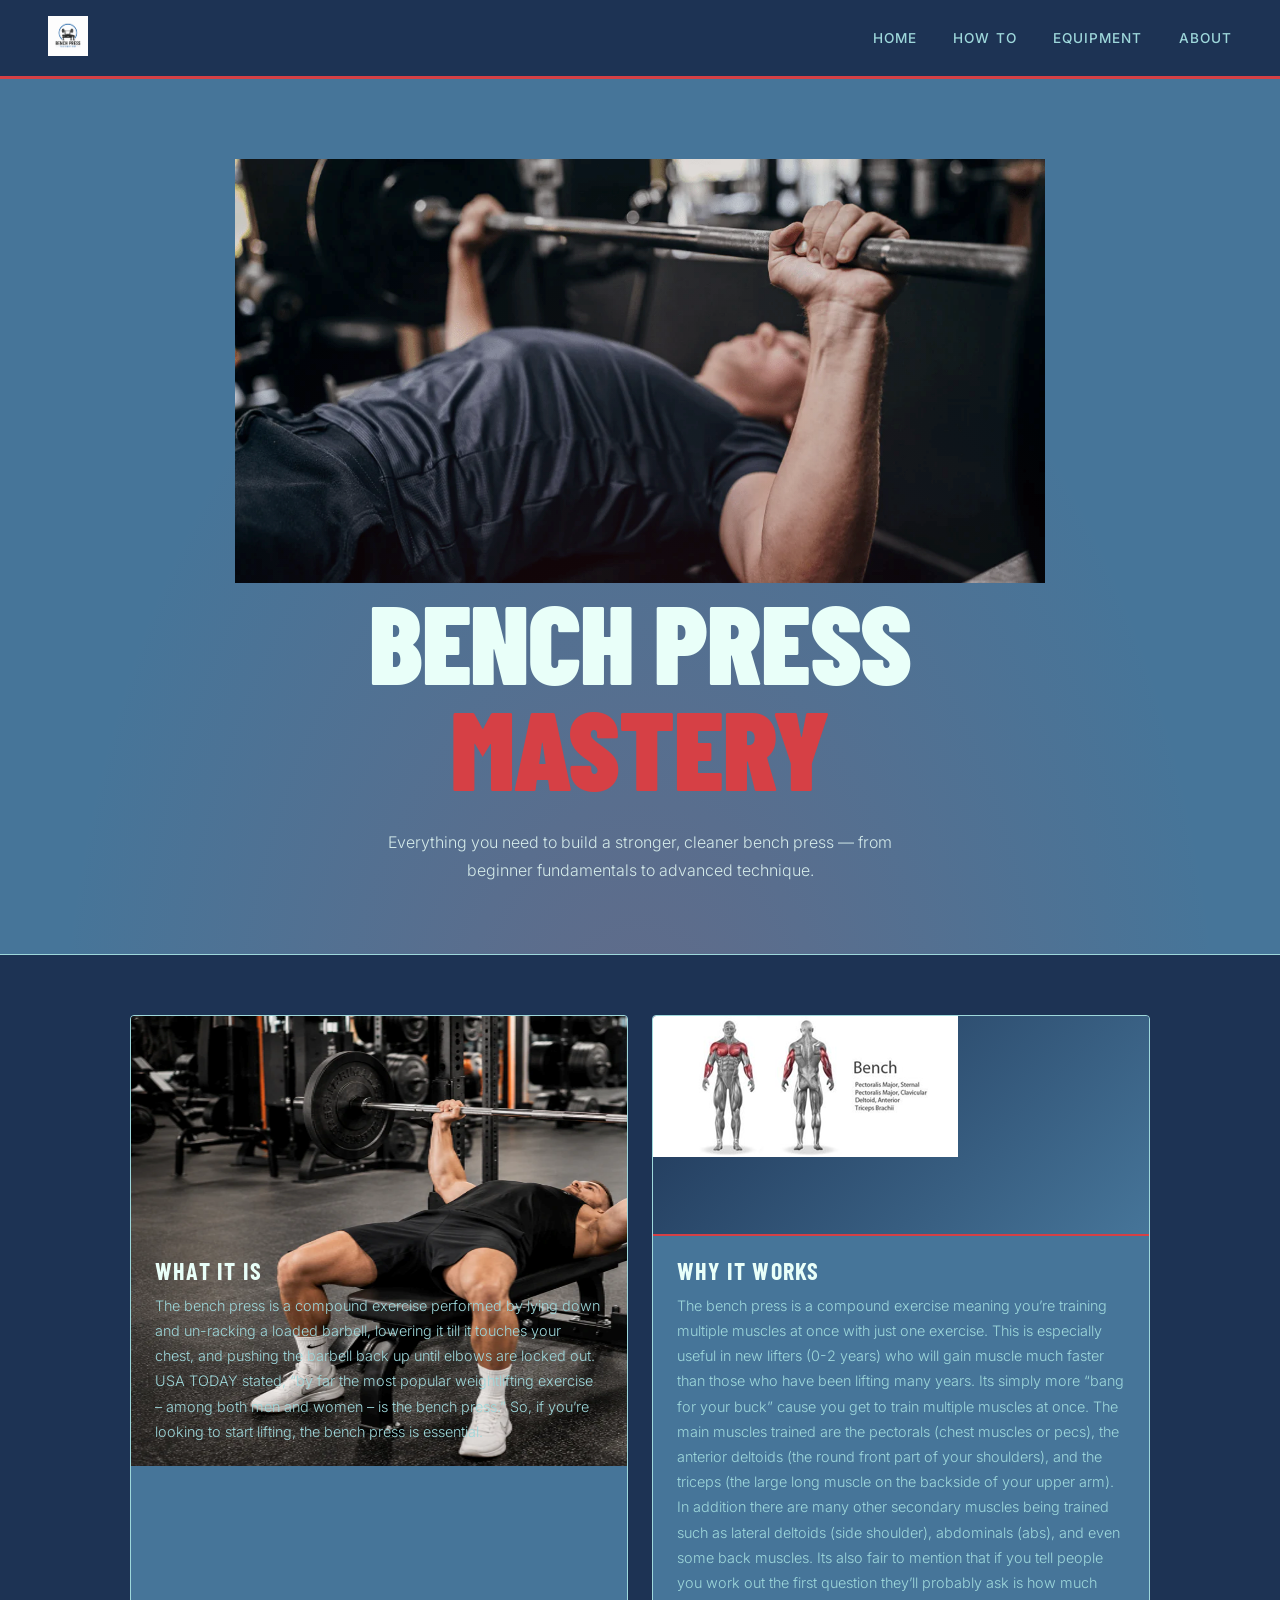
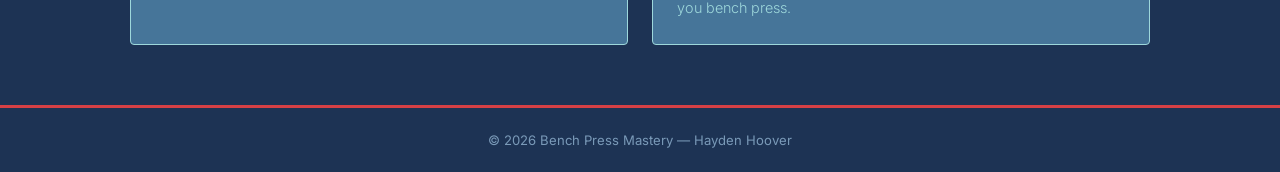
<file: index.html>
<!DOCTYPE html>
<html lang="en">
<head>
    <meta charset="UTF-8">
    <meta name="viewport" content="width=device-width, initial-scale=1.0">
    <title>Document</title>
    <link rel="stylesheet" href="styles/styles.css">
</head>

<div class="wrapper">
<header>
    <a id="logo_link" href="index.html">
            <img class="logo" src="images/hoover-logo.png" alt="Projects Logo" width="170">
        </a>

     <nav class="navigation">
            <a href="index.html">Home</a>
            <a href="howto.html">How to</a>
            <a href="equip.html">Equipment</a>
            <a href="about.html">About</a>
        </nav>
    </header>

<body>


    <section class="hero"><img src="images/hero1.png" alt="hero #1">
        <h1>Bench Press<br><span>Mastery</span></h1>
        <p class="hero-sub">Everything you need to build a stronger, cleaner bench press — from beginner fundamentals to advanced technique.</p>
    </section>

    <section class="two-col">

        <div class="col-card">
            <div class="card-img img1">  <img src="images/img1.png" alt="Image #1">
            </div>
            <h3>What It Is</h3>
            <p>The bench press is a compound exercise performed by lying down and un-racking a loaded barbell,
                 lowering it till it touches your chest, and pushing the barbell back up until elbows are locked out.
                  USA TODAY stated, “by far the most popular weightlifting exercise – among both men and women – is the bench press.” 
                  So, if you’re looking to start lifting, the bench press is essential. 
                </p>
        </div>

        <div class="col-card">
            <div class="card-img img2"> <img src="images/img2.png" alt="Image #2"></div>
            <h3>Why It Works</h3>
            <p>The bench press is a compound exercise meaning you’re training multiple muscles at once with just one exercise. This is especially useful in new lifters (0-2 years) who will gain muscle much faster than those who have been lifting many years. Its simply more “bang for your buck” cause you get to train multiple muscles at once. The main muscles trained are the pectorals (chest muscles or pecs), the anterior deltoids (the round front part of your shoulders), and the triceps (the large long muscle on the backside of your upper arm). In addition there are many other secondary muscles being trained such as lateral deltoids (side shoulder), abdominals (abs), and even some back muscles. Its also fair to mention that if you tell people you work out the first question they’ll probably ask is how much you bench press.

            </p>
        </div>

    </section>


     <footer>
        <p>&copy; 2026 Bench Press Mastery — Hayden Hoover</p>
    </footer>
</body>
</div>
</html>
</file>
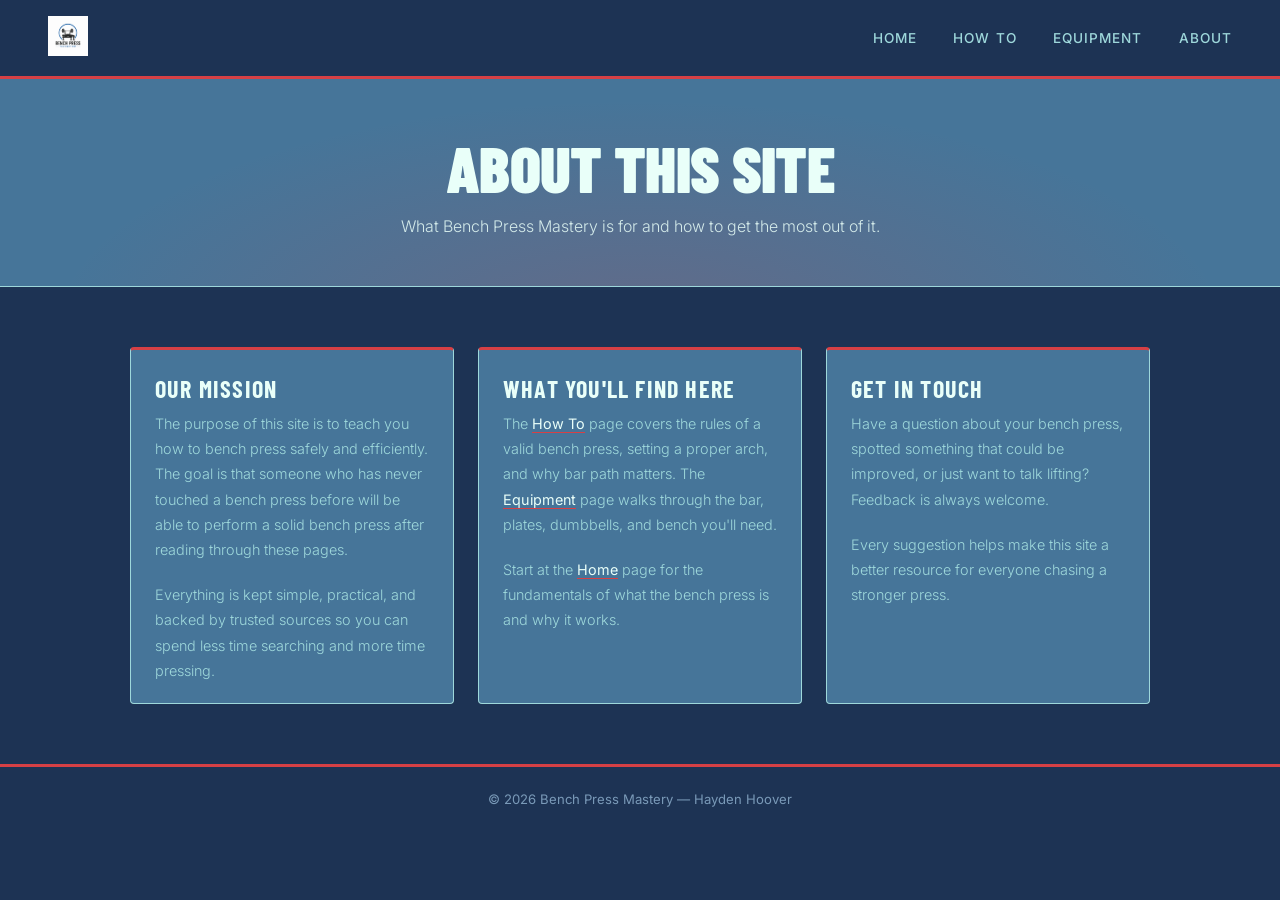
<file: about.html>
<!DOCTYPE html>
<html lang="en">
<head>
    <meta charset="UTF-8">
    <meta name="viewport" content="width=device-width, initial-scale=1.0">
    <title>About — Bench Press Mastery</title>
    <link rel="stylesheet" href="styles/about.css">
</head>

<body>
    <header>
        <a id="logo_link" href="index.html">
            <img class="logo" src="images/hoover-logo.png" alt="Projects Logo" width="170">
        </a>
        <nav class="navigation">
            <a href="index.html">Home</a>
            <a href="howto.html">How To</a>
            <a href="equip.html">Equipment</a>
            <a href="about.html">About</a>
        </nav>
    </header>

    <main>
        <section class="page-hero">
            <h2>About This Site</h2>
            <p>What Bench Press Mastery is for and how to get the most out of it.</p>
        </section>

        <section class="about-grid">

            <div class="about-card">
                <h3>Our Mission</h3>
                <p>The purpose of this site is to teach you how to bench press safely and efficiently.
                    The goal is that someone who has never touched a bench press before will be able
                    to perform a solid bench press after reading through these pages.</p>
                <p>Everything is kept simple, practical, and backed by trusted sources so you can
                    spend less time searching and more time pressing.</p>
            </div>

            <div class="about-card">
                <h3>What You'll Find Here</h3>
                <p>The <a class="inline-link" href="howto.html">How To</a> page covers the rules of a
                    valid bench press, setting a proper arch, and why bar path matters. The
                    <a class="inline-link" href="equip.html">Equipment</a> page walks through the bar,
                    plates, dumbbells, and bench you'll need.</p>
                <p>Start at the <a class="inline-link" href="index.html">Home</a> page for the
                    fundamentals of what the bench press is and why it works.</p>
            </div>

            <div class="about-card">
                <h3>Get In Touch</h3>
                <p>Have a question about your bench press, spotted something that could be improved,
                    or just want to talk lifting? Feedback is always welcome.</p>
                <p>Every suggestion helps make this site a better resource for everyone chasing a
                    stronger press.</p>
            </div>

        </section>
    </main>

    <footer>
        <p>&copy; 2026 Bench Press Mastery — Hayden Hoover</p>
    </footer>
</body>
</html>
</file>
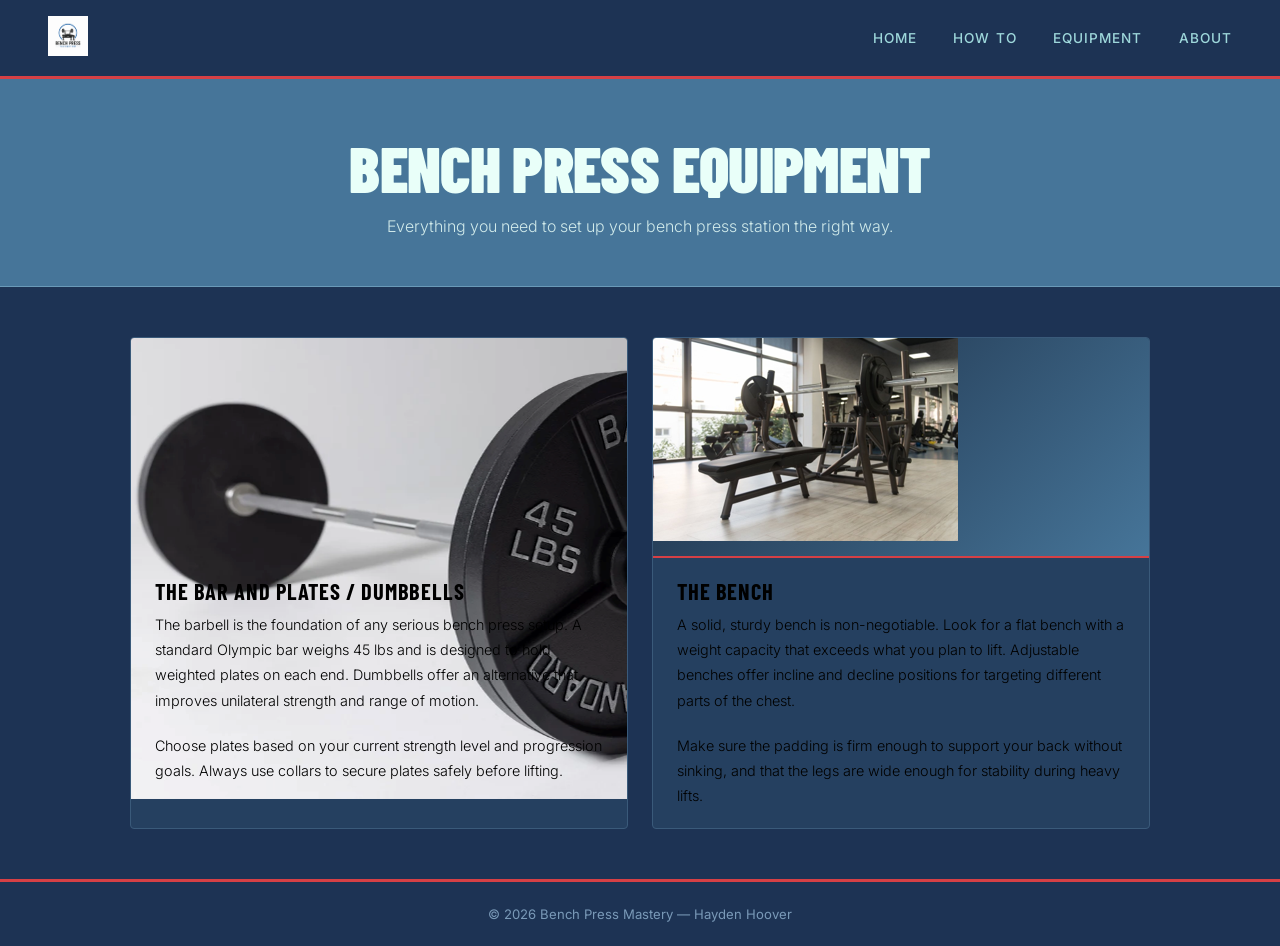
<file: equip.html>
<!DOCTYPE html>
<html lang="en">
<head>
    <meta charset="UTF-8">
    <meta name="viewport" content="width=device-width, initial-scale=1.0">
    <title>Bench Press Equipment</title>
    <link rel="stylesheet" href="styles/equip.css">
</head>

<body>
    <header>
        <a id="logo_link" href="index.html">
            <img class="logo" src="images/hoover-logo.png" alt="Projects Logo" width="170">
        </a>
        <nav class="navigation">
            <a href="index.html">Home</a>
            <a href="howto.html">How To</a>
            <a href="equip.html">Equipment</a>
            <a href="about.html">About</a>
        </nav>
    </header>

    <main>
        <section class="page-hero">
            <h2>Bench Press Equipment</h2>
            <p>Everything you need to set up your bench press station the right way.</p>
        </section>

        <section class="equipment-grid">

            <div class="equip-card">
                <div class="equip-img img5"><img src="images/img5.png" alt="Image #5"></div>
                <h3>The Bar and Plates / Dumbbells</h3>
                <p>The barbell is the foundation of any serious bench press setup. A standard Olympic bar weighs 45 lbs and is designed to hold weighted plates on each end. Dumbbells offer an alternative that improves unilateral strength and range of motion.</p>
                <p>Choose plates based on your current strength level and progression goals. Always use collars to secure plates safely before lifting.</p>
            </div>

            <div class="equip-card">
                <div class="equip-img img6"><img src="images/img6.png" alt="Image #6"></div>
                <h3>The Bench</h3>
                <p>A solid, sturdy bench is non-negotiable. Look for a flat bench with a weight capacity that exceeds what you plan to lift. Adjustable benches offer incline and decline positions for targeting different parts of the chest.</p>
                <p>Make sure the padding is firm enough to support your back without sinking, and that the legs are wide enough for stability during heavy lifts.</p>
            </div>

        </section>
    </main>

    <footer>
        <p>&copy; 2026 Bench Press Mastery — Hayden Hoover</p>
    </footer>
</body>
</html>
</file>
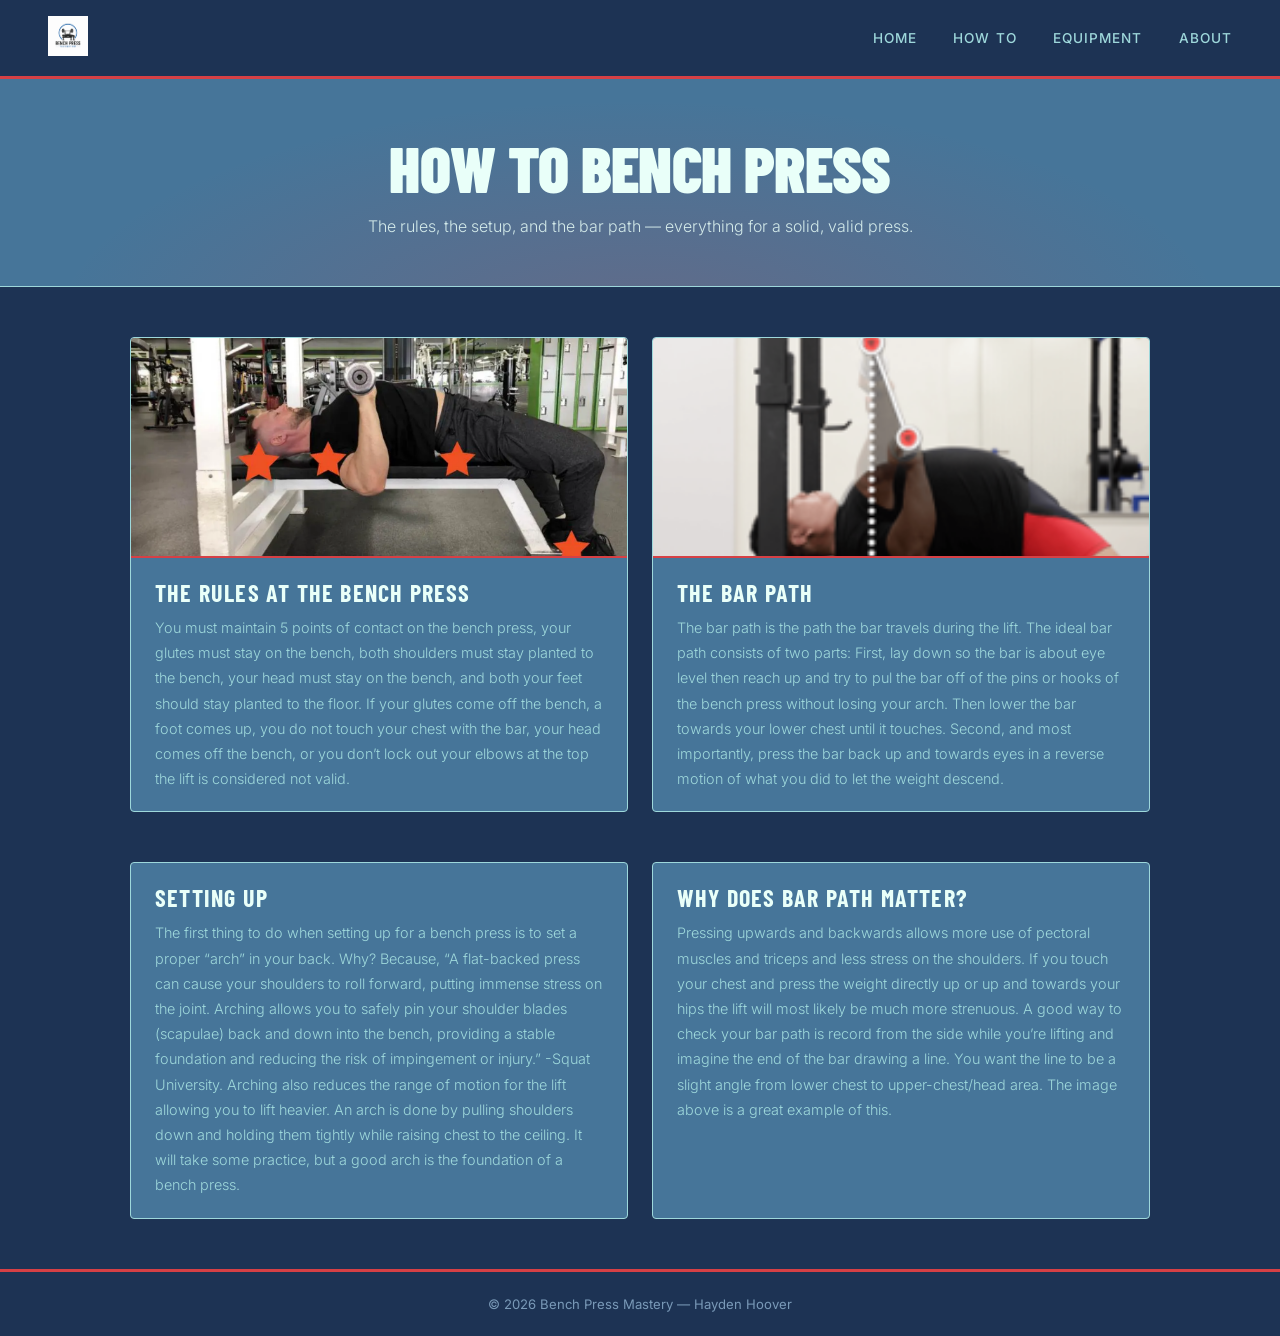
<file: howto.html>
<!DOCTYPE html>
<html lang="en">
<head>
    <meta charset="UTF-8">
    <meta name="viewport" content="width=device-width, initial-scale=1.0">
        <link rel="stylesheet" href="styles/howto.css">
    <title>How to page</title>
</head>



<body>

<header>
    <a id="logo_link" href="index.html">
        <img class="logo" src="images/hoover-logo.png" alt="Projects Logo" width="170">
    </a>

    <nav class="navigation">
        <a href="index.html">Home</a>
        <a href="howto.html">How to</a>
        <a href="equip.html">Equipment</a>
        <a href="about.html">About</a>
    </nav>
</header>

<main>
    <section class="page-hero">
        <h2>How To Bench Press</h2>
        <p>The rules, the setup, and the bar path — everything for a solid, valid press.</p>
    </section>

    <section class="howto-grid">
        <div class="howto-card">
            <img src="images/img3.png" alt="Image #3">
            <h3>The Rules at the Bench Press</h3>
            <p>You must maintain 5 points of contact on the bench press,
             your glutes must stay on the bench, both shoulders must stay planted to the bench, 
             your head must stay on the bench, and both your feet should stay planted to the floor.
              If your glutes come off the bench, a foot comes up, 
              you do not touch your chest with the bar, your head comes off the bench,
               or you don’t lock out your elbows at the top the lift is considered not valid. 
            </p>
        </div>

        <div class="howto-card">
            <img src="images/img4.png" alt="Image #4">
            <h3>The Bar Path</h3>
            <p>The bar path is the path the bar travels during the lift. 
                The ideal bar path consists of two parts: First,
                lay down so the bar is about eye level then reach up and try to pul the 
                bar off of the pins or hooks of the bench press without losing your arch. 
                Then lower the bar towards your lower chest until it touches. 
                Second, and most importantly, 
                press the bar back up and towards eyes 
                in a reverse motion of what you did to let the weight descend. 
            </p>
        </div>
    </section>

    <section class="howto-grid">
        <div class="howto-card">
            <h3>Setting Up</h3>
            <p>The first thing to do when setting up for a bench press is to set a proper “arch” in your back. 
                Why? Because, “A flat-backed press can cause your shoulders to roll forward, putting immense stress on the joint. 
                Arching allows you to safely pin your shoulder blades (scapulae) back and down into the bench, 
                providing a stable foundation and reducing the risk of impingement or injury.” -Squat University. 
                Arching also reduces the range of motion for the lift allowing you to lift heavier. 
                An arch is done by pulling shoulders down and holding them tightly while raising chest to the ceiling. 
               It will take some practice, but a good arch is the foundation of a bench press.
            </p>
        </div>

        <div class="howto-card">
            <h3>Why Does Bar Path Matter?</h3>
            <p>Pressing upwards and backwards allows more use of pectoral muscles and triceps and less stress on the shoulders. 
            If you touch your chest and press the weight directly up or up and towards your hips 
            the lift will most likely be much more strenuous. 
            A good way to check your bar path is record from the side while you’re lifting and imagine the end of the bar drawing a line.
            You want the line to be a slight angle from lower chest to upper-chest/head area. 
            The image above is a great example of this.
        </p>
        </div>
    </section>
</main>

 <footer>
        <p>&copy; 2026 Bench Press Mastery — Hayden Hoover</p>
    </footer>
</body>
</html>
</file>
<file: styles/styles.css>
@import url('https://fonts.googleapis.com/css2?family=Barlow+Condensed:wght@700;900&family=Inter:wght@300;400;500&display=swap');

* {
    margin: 0;
    padding: 0;
    box-sizing: border-box;
}

:root {
    --scarlet:  #D64045;
    --frozen:   #E9FFF9;
    --frosted:  #9ED8DB;
    --cerulean: #467599;
    --indigo:   #1D3354;
}

body {
    font-family: 'Inter', sans-serif;
    background: var(--indigo);
    color: var(--frozen);
    -webkit-font-smoothing: antialiased;
}

.wrapper {
    display: block;
}

/* ── HEADER ── */
header {
    display: flex;
    align-items: center;
    justify-content: space-between;
    padding: 16px 48px;
    background: var(--indigo);
    border-bottom: 3px solid var(--scarlet);
    position: sticky;
    top: 0;
    z-index: 100;
}

.logo {
    height: 40px;
    width: auto;
}

.navigation {
    display: flex;
    gap: 36px;
}

.navigation a {
    text-decoration: none;
    color: var(--frosted);
    font-size: 0.85rem;
    font-weight: 500;
    letter-spacing: 0.08em;
    text-transform: uppercase;
    transition: color 0.2s;
}

.navigation a:hover {
    color: var(--scarlet);
}

/* ── HERO ── */
.hero {
    background: var(--cerulean);
    text-align: center;
    padding: 80px 40px 70px;
    border-bottom: 1px solid var(--frosted);
    position: relative;
    overflow: hidden;
}

.hero::before {
    content: '';
    position: absolute;
    inset: 0;
    background: radial-gradient(ellipse at 50% 120%, rgba(214,64,69,0.2) 0%, transparent 65%);
    pointer-events: none;
}

.hero h1 {
    font-family: 'Barlow Condensed', sans-serif;
    font-size: clamp(3.5rem, 10vw, 7rem);
    font-weight: 900;
    line-height: 0.95;
    letter-spacing: -0.01em;
    text-transform: uppercase;
    color: var(--frozen);
    position: relative;
}

.hero h1 span {
    color: var(--scarlet);
    display: block;
}

.hero-sub {
    max-width: 560px;
    margin: 28px auto 0;
    font-size: 1rem;
    font-weight: 300;
    line-height: 1.75;
    color: var(--frozen);
    opacity: 0.85;
    position: relative;
}

/* ── TWO COLUMN ── */
.two-col {
    display: grid;
    grid-template-columns: 1fr 1fr;
    gap: 24px;
    max-width: 1100px;
    margin: 60px auto;
    padding: 0 40px;
}

.col-card {
    background: var(--cerulean);
    border: 1px solid var(--frosted);
    border-radius: 4px;
    overflow: hidden;
}

.card-img {
    width: 100%;
    height: 220px;
    border-bottom: 2px solid var(--scarlet);
}

.img1 {
    background: linear-gradient(135deg, var(--indigo) 0%, var(--cerulean) 100%);
}

.img2 {
    background: linear-gradient(135deg, var(--indigo) 0%, var(--cerulean) 100%);
}

.col-card h3 {
    font-family: 'Barlow Condensed', sans-serif;
    font-size: 1.5rem;
    font-weight: 700;
    text-transform: uppercase;
    letter-spacing: 0.05em;
    color: var(--frozen);
    padding: 20px 24px 8px;
}

.col-card p {
    font-size: 0.9rem;
    font-weight: 300;
    line-height: 1.75;
    color: var(--frosted);
    padding: 0 24px 24px;
}

/* ── RESPONSIVE ── */
@media (max-width: 700px) {
    .two-col {
        grid-template-columns: 1fr;
        padding: 0 20px;
    }

    header {
        padding: 14px 20px;
    }

    .navigation {
        gap: 18px;
    }

    .hero {
        padding: 50px 20px;
    }
}

footer {
    background: var(--indigo);
    color: #7a9ab8;
    text-align: center;
    padding: 24px;
    font-size: 0.82rem;
    border-top: 3px solid var(--scarlet);
}
</file>
<file: styles/about.css>
@import url('https://fonts.googleapis.com/css2?family=Barlow+Condensed:wght@700;900&family=Inter:wght@300;400;500&display=swap');

* {
    margin: 0;
    padding: 0;
    box-sizing: border-box;
}

:root {
    --scarlet:  #D64045;
    --frozen:   #E9FFF9;
    --frosted:  #9ED8DB;
    --cerulean: #467599;
    --indigo:   #1D3354;
}

body {
    font-family: 'Inter', sans-serif;
    background: var(--indigo);
    color: var(--frozen);
    -webkit-font-smoothing: antialiased;
}

/* ── HEADER ── */
header {
    display: flex;
    align-items: center;
    justify-content: space-between;
    padding: 16px 48px;
    background: var(--indigo);
    border-bottom: 3px solid var(--scarlet);
    position: sticky;
    top: 0;
    z-index: 100;
}

.logo {
    height: 40px;
    width: auto;
}

.navigation {
    display: flex;
    gap: 36px;
}

.navigation a {
    text-decoration: none;
    color: var(--frosted);
    font-size: 0.85rem;
    font-weight: 500;
    letter-spacing: 0.08em;
    text-transform: uppercase;
    transition: color 0.2s;
}

.navigation a:hover {
    color: var(--scarlet);
}

/* ── PAGE HERO ── */
.page-hero {
    background: var(--cerulean);
    text-align: center;
    padding: 50px 40px;
    border-bottom: 1px solid var(--frosted);
    position: relative;
    overflow: hidden;
}

.page-hero::before {
    content: '';
    position: absolute;
    inset: 0;
    background: radial-gradient(ellipse at 50% 120%, rgba(214,64,69,0.2) 0%, transparent 65%);
    pointer-events: none;
}

.page-hero h2 {
    font-family: 'Barlow Condensed', sans-serif;
    font-size: clamp(2rem, 6vw, 4rem);
    font-weight: 900;
    text-transform: uppercase;
    letter-spacing: -0.01em;
    color: var(--frozen);
    margin-bottom: 10px;
    position: relative;
}

.page-hero p {
    color: var(--frozen);
    font-size: 1rem;
    font-weight: 300;
    opacity: 0.85;
    position: relative;
}

/* ── ABOUT GRID ── */
.about-grid {
    display: grid;
    grid-template-columns: repeat(3, 1fr);
    gap: 24px;
    max-width: 1100px;
    margin: 60px auto;
    padding: 0 40px;
}

.about-card {
    background: var(--cerulean);
    border: 1px solid var(--frosted);
    border-radius: 4px;
    border-top: 3px solid var(--scarlet);
    overflow: hidden;
    padding-top: 24px;
    transition: transform 0.25s, box-shadow 0.25s;
}

.about-card:hover {
    transform: translateY(-6px);
    box-shadow: 0 14px 30px rgba(0, 0, 0, 0.35);
}

.about-card h3 {
    font-family: 'Barlow Condensed', sans-serif;
    font-size: 1.5rem;
    font-weight: 700;
    text-transform: uppercase;
    letter-spacing: 0.05em;
    color: var(--frozen);
    padding: 0 24px 8px;
}

.about-card p {
    font-size: 0.9rem;
    font-weight: 300;
    line-height: 1.75;
    color: var(--frosted);
    padding: 0 24px 20px;
}

.inline-link {
    color: var(--frozen);
    font-weight: 400;
    text-decoration: underline;
    text-decoration-color: var(--scarlet);
    text-underline-offset: 3px;
    transition: color 0.2s;
}

.inline-link:hover {
    color: var(--scarlet);
}

/* ── FOOTER ── */
footer {
    background: var(--indigo);
    color: #7a9ab8;
    text-align: center;
    padding: 24px;
    font-size: 0.82rem;
    border-top: 3px solid var(--scarlet);
}

/* ── RESPONSIVE ── */
@media (max-width: 900px) {
    .about-grid {
        grid-template-columns: 1fr;
        padding: 0 20px;
        margin: 40px auto;
    }

    header {
        padding: 14px 20px;
    }

    .navigation {
        gap: 18px;
    }

    .page-hero {
        padding: 36px 20px;
    }
}
</file>
<file: styles/equip.css>
@import url('https://fonts.googleapis.com/css2?family=Barlow+Condensed:wght@700;900&family=Inter:wght@300;400;500&display=swap');

* {
    margin: 0;
    padding: 0;
    box-sizing: border-box;
}

:root {
    --scarlet:  #D64045;
    --frozen:   #E9FFF9;
    --frosted:  #9ED8DB;
    --cerulean: #467599;
    --indigo:   #1D3354;
}

body {
    font-family: 'Inter', sans-serif;
    background: var(--indigo);
    color: var(--frozen);
    -webkit-font-smoothing: antialiased;
}

.wrapper {
    display: block;
}


header {
    display: flex;
    align-items: center;
    justify-content: space-between;
    padding: 16px 48px;
    background: var(--indigo);
    border-bottom: 3px solid var(--scarlet);
    position: sticky;
    top: 0;
    z-index: 100;
}

.logo {
    height: 40px;
    width: auto;
}

.navigation {
    display: flex;
    gap: 36px;
}

.navigation a {
    text-decoration: none;
    color: var(--frosted);
    font-size: 0.85rem;
    font-weight: 500;
    letter-spacing: 0.08em;
    text-transform: uppercase;
    transition: color 0.2s;
}

.navigation a:hover {
    color: var(--scarlet);
}


.hero {
    background: var(--cerulean);
    text-align: center;
    padding: 80px 40px 70px;
    border-bottom: 1px solid var(--frosted);
    position: relative;
    overflow: hidden;
}

.hero::before {
    content: '';
    position: absolute;
    inset: 0;
    background: radial-gradient(ellipse at 50% 120%, rgba(214,64,69,0.2) 0%, transparent 65%);
    pointer-events: none;
}

.hero h1 {
    font-family: 'Barlow Condensed', sans-serif;
    font-size: clamp(3.5rem, 10vw, 7rem);
    font-weight: 900;
    line-height: 0.95;
    letter-spacing: -0.01em;
    text-transform: uppercase;
    color: var(--frozen);
    position: relative;
}

.hero h1 span {
    color: var(--scarlet);
    display: block;
}

.hero-sub {
    max-width: 560px;
    margin: 28px auto 0;
    font-size: 1rem;
    font-weight: 300;
    line-height: 1.75;
    color: var(--frozen);
    opacity: 0.85;
    position: relative;
}


.two-col {
    display: grid;
    grid-template-columns: 1fr 1fr;
    gap: 24px;
    max-width: 1100px;
    margin: 60px auto;
    padding: 0 40px;
}

.col-card {
    background: var(--cerulean);
    border: 1px solid var(--frosted);
    border-radius: 4px;
    overflow: hidden;
}

.card-img {
    width: 100%;
    height: 220px;
    border-bottom: 2px solid var(--scarlet);
}

.img1 {
    background: linear-gradient(135deg, var(--indigo) 0%, var(--cerulean) 100%);
}

.img2 {
    background: linear-gradient(135deg, var(--indigo) 0%, var(--cerulean) 100%);
}

.col-card h3 {
    font-family: 'Barlow Condensed', sans-serif;
    font-size: 1.5rem;
    font-weight: 700;
    text-transform: uppercase;
    letter-spacing: 0.05em;
    color: var(--frozen);
    padding: 20px 24px 8px;
}

.col-card p {
    font-size: 0.9rem;
    font-weight: 300;
    line-height: 1.75;
    color: var(--frosted);
    padding: 0 24px 24px;
}


@media (max-width: 700px) {
    .two-col {
        grid-template-columns: 1fr;
        padding: 0 20px;
    }

    header {
        padding: 14px 20px;
    }

    .navigation {
        gap: 18px;
    }

    .hero {
        padding: 50px 20px;
    }
}

.page-hero {
    background: var(--cerulean);
    text-align: center;
    padding: 50px 40px;
    border-bottom: 1px solid #6a9ab8;
}

.page-hero h2 {
    font-family: 'Barlow Condensed', sans-serif;
    font-size: clamp(2rem, 6vw, 4rem);
    font-weight: 900;
    text-transform: uppercase;
    letter-spacing: -0.01em;
    color: var(--frozen);
    margin-bottom: 10px;
}

.page-hero p {
    color: var(--frozen);
    font-size: 1rem;
    font-weight: 300;
    opacity: 0.85;
}

.equipment-grid {
    display: grid;
    grid-template-columns: 1fr 1fr;
    gap: 24px;
    max-width: 1100px;
    margin: 50px auto;
    padding: 0 40px;
}

.equip-card {
    background: #254060;
    border: 1px solid #3a5a7a;
    border-radius: 4px;
    overflow: hidden;
}

.equip-img {
    width: 100%;
    height: 220px;
    border-bottom: 2px solid var(--scarlet);
}

.img5 {
    background: linear-gradient(135deg, var(--indigo) 0%, #000000 100%);
}

.img6 {
    background: linear-gradient(135deg, #1a2a40 0%, var(--cerulean) 100%);
}

.equip-card h3 {
    font-family: 'Barlow Condensed', sans-serif;
    font-size: 1.4rem;
    font-weight: 700;
    text-transform: uppercase;
    letter-spacing: 0.04em;
    color: #000000;
    padding: 20px 24px 8px;
}

.equip-card p {
    font-size: 0.9rem;
    font-weight: 300;
    line-height: 1.75;
    color: #000000;
    padding: 0 24px 20px;
}

footer {
    background: var(--indigo);
    color: #7a9ab8;
    text-align: center;
    padding: 24px;
    font-size: 0.82rem;
    border-top: 3px solid var(--scarlet);
}

@media (max-width: 700px) {
    .equipment-grid {
        grid-template-columns: 1fr;
        padding: 0 20px;
    }
    .page-hero {
        padding: 36px 20px;
    }
}
</file>
<file: styles/howto.css>
@import url('https://fonts.googleapis.com/css2?family=Barlow+Condensed:wght@700;900&family=Inter:wght@300;400;500&display=swap');

* {
    margin: 0;
    padding: 0;
    box-sizing: border-box;
}

:root {
    --scarlet:  #D64045;
    --frozen:   #E9FFF9;
    --frosted:  #9ED8DB;
    --cerulean: #467599;
    --indigo:   #1D3354;
}

body {
    font-family: 'Inter', sans-serif;
    background: var(--indigo);
    color: var(--frozen);
    -webkit-font-smoothing: antialiased;
}

/* ── HEADER ── */
header {
    display: flex;
    align-items: center;
    justify-content: space-between;
    padding: 16px 48px;
    background: var(--indigo);
    border-bottom: 3px solid var(--scarlet);
    position: sticky;
    top: 0;
    z-index: 100;
}

.logo {
    height: 40px;
    width: auto;
}

.navigation {
    display: flex;
    gap: 36px;
}

.navigation a {
    text-decoration: none;
    color: var(--frosted);
    font-size: 0.85rem;
    font-weight: 500;
    letter-spacing: 0.08em;
    text-transform: uppercase;
    transition: color 0.2s;
}

.navigation a:hover {
    color: var(--scarlet);
}

/* ── PAGE HERO ── */
.page-hero {
    background: var(--cerulean);
    text-align: center;
    padding: 50px 40px;
    border-bottom: 1px solid var(--frosted);
    position: relative;
    overflow: hidden;
}

.page-hero::before {
    content: '';
    position: absolute;
    inset: 0;
    background: radial-gradient(ellipse at 50% 120%, rgba(214,64,69,0.2) 0%, transparent 65%);
    pointer-events: none;
}

.page-hero h2 {
    font-family: 'Barlow Condensed', sans-serif;
    font-size: clamp(2rem, 6vw, 4rem);
    font-weight: 900;
    text-transform: uppercase;
    letter-spacing: -0.01em;
    color: var(--frozen);
    margin-bottom: 10px;
    position: relative;
}

.page-hero p {
    color: var(--frozen);
    font-size: 1rem;
    font-weight: 300;
    opacity: 0.85;
    position: relative;
}

/* ── HOW-TO GRID ── */
.howto-grid {
    display: grid;
    grid-template-columns: 1fr 1fr;
    gap: 24px;
    max-width: 1100px;
    margin: 50px auto;
    padding: 0 40px;
}

.howto-card {
    background: var(--cerulean);
    border: 1px solid var(--frosted);
    border-radius: 4px;
    overflow: hidden;
}

.howto-card img {
    width: 100%;
    height: 220px;
    object-fit: cover;
    display: block;
    border-bottom: 2px solid var(--scarlet);
}

.howto-card h3 {
    font-family: 'Barlow Condensed', sans-serif;
    font-size: 1.5rem;
    font-weight: 700;
    text-transform: uppercase;
    letter-spacing: 0.05em;
    color: var(--frozen);
    padding: 20px 24px 8px;
}

.howto-card p {
    font-size: 0.9rem;
    font-weight: 300;
    line-height: 1.75;
    color: var(--frosted);
    padding: 0 24px 20px;
}

/* ── FOOTER ── */
footer {
    background: var(--indigo);
    color: #7a9ab8;
    text-align: center;
    padding: 24px;
    font-size: 0.82rem;
    border-top: 3px solid var(--scarlet);
}

/* ── RESPONSIVE ── */
@media (max-width: 700px) {
    .howto-grid {
        grid-template-columns: 1fr;
        padding: 0 20px;
        margin: 40px auto;
    }

    header {
        padding: 14px 20px;
    }

    .navigation {
        gap: 18px;
    }

    .page-hero {
        padding: 36px 20px;
    }
}
</file>
